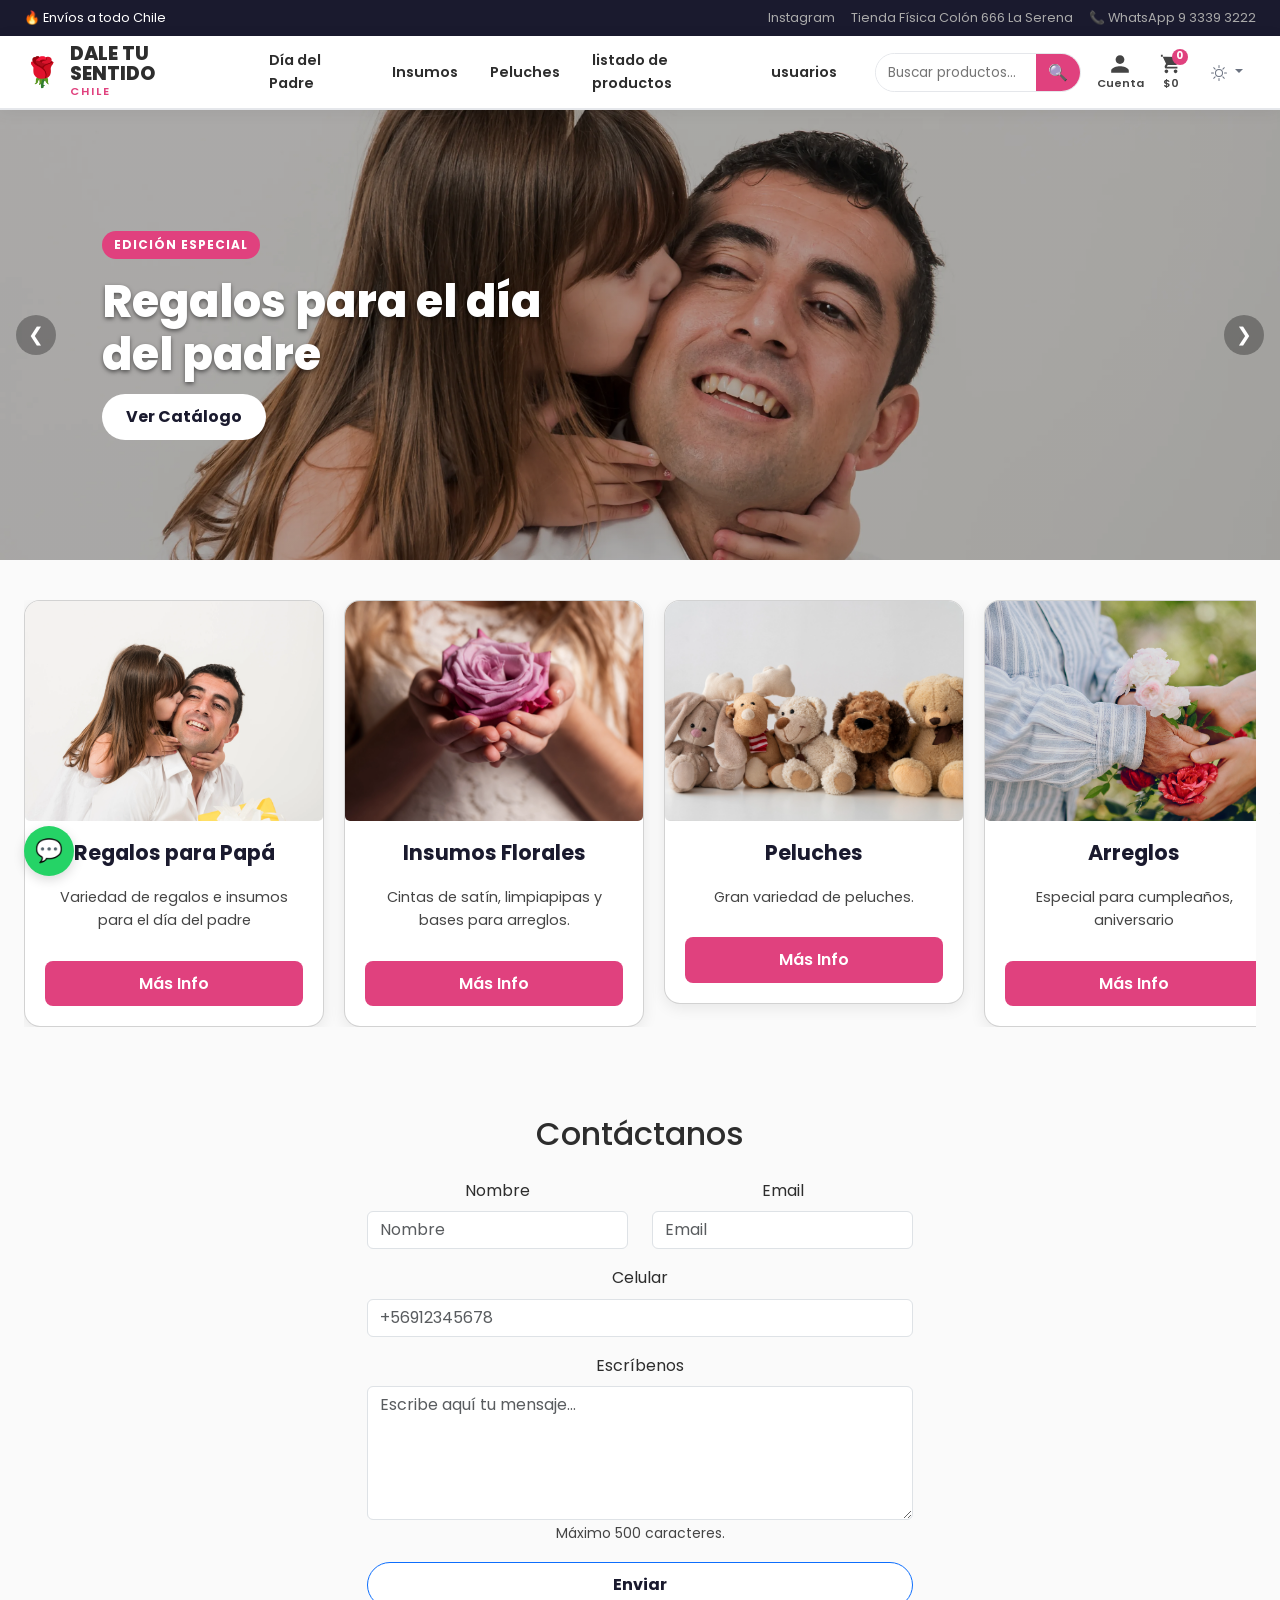
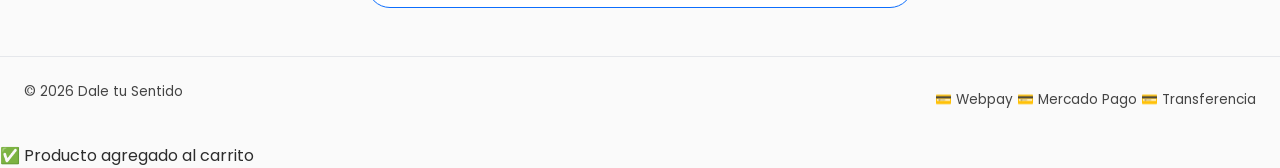
<file: index.html>
<!DOCTYPE html>
<html lang="es">

<head>
  <meta charset="UTF-8" />
  <meta name="viewport" content="width=device-width, initial-scale=1.0" />
  <title>Dale tu Sentido</title>
  <link rel="preconnect" href="https://fonts.googleapis.com" />
  <link rel="preconnect" href="https://fonts.gstatic.com" crossorigin />
  <link
    href="https://fonts.googleapis.com/css2?family=Syne:wght@700&family=Poppins:wght@400;600&display=swap"
    rel="stylesheet" />
  <link href="https://cdn.jsdelivr.net/npm/bootstrap@5.3.8/dist/css/bootstrap.min.css" rel="stylesheet"
    integrity="sha384-sRIl4kxILFvY47J16cr9ZwB07vP4J8+LH7qKQnuqkuIAvNWLzeN8tE5YBujZqJLB" crossorigin="anonymous">
  <link rel="stylesheet" href="assets/css/style.css" />
</head>

<body>

  <div class="topbar">
    <span>🔥 Envíos a todo Chile</span>
    <div class="topbar-links">
      <a href="https://www.instagram.com/dale_tusentido/" target="_blank">Instagram</a>
      <a href="https://maps.app.goo.gl/g35ZLYcRMmb5YBD86" target="_blank">Tienda Física Colón 666 La Serena</a>
      <a href="https://wa.me/56933393222" target="_blank">📞 WhatsApp 9 3339 3222</a>
    </div>
  </div>

  <header class="header">
    <div class="header-inner">
      <a href="#" class="logo">
        <span class="logo-icon">🌹</span>
        <div>
          <span class="logo-main">DALE TU SENTIDO</span>
          <span class="logo-sub">Chile</span>
        </div>
      </a>

      <nav class="main-nav">
        <div class="nav-item"><a href="catalogo-padre.html">Día del Padre</a></div>
        <div class="nav-item"><a href="/catalogo-insumos.html">Insumos</a></div>
        <div class="nav-item"><a href="#">Peluches</a></div>
        <div class="nav-item"><a href="listado.html">listado de productos</a></div>
        <div class="nav-item"><a href="usuarios.html">usuarios</a></div>
      </nav>

      <div class="header-actions">
        <div class="search-box">
          <input type="text" placeholder="Buscar productos..." />
          <button type="button">🔍</button>
        </div>

        <a href="#" class="icon-btn" title="Mi cuenta">
          <svg xmlns="http://www.w3.org/2000/svg" viewBox="0 0 24 24">
            <path
              d="M12 12c2.7 0 4.8-2.1 4.8-4.8S14.7 2.4 12 2.4 7.2 4.5 7.2 7.2 9.3 12 12 12zm0 2.4c-3.2 0-9.6 1.6-9.6 4.8v2.4h19.2v-2.4c0-3.2-6.4-4.8-9.6-4.8z" />
          </svg>
          <span>Cuenta</span>
        </a>

        <a href="#" class="icon-btn cart-btn" title="Carrito">
          <svg xmlns="http://www.w3.org/2000/svg" viewBox="0 0 24 24">
            <path
              d="M7 18c-1.1 0-2 .9-2 2s.9 2 2 2 2-.9 2-2-.9-2-2-2zm10 0c-1.1 0-2 .9-2 2s.9 2 2 2 2-.9 2-2-.9-2-2-2zM5.1 4H3V2H1v2h2l3.6 7.6L5.3 14c-.1.3-.2.6-.2.9C5.1 16.1 6 17 7.1 17H19v-2H7.4l1.1-2H17c.8 0 1.5-.4 1.9-1l3.4-6.2c.4-.7-.1-1.5-.9-1.5L5.9 4H5.1z" />
          </svg>
          <span>$0</span>
          <span class="cart-count">0</span>
        </a>


        <div class="dropdown">
          <button class="btn dropdown-toggle dark-mode" type="button" data-bs-toggle="dropdown" title="Dark Mode"
            aria-expanded="false">
            <svg xmlns="http://www.w3.org/2000/svg" width="16" height="16" fill="currentColor"
              class="bi bi-brightness-high" viewBox="0 0 16 16">
              <path
                d="M8 11a3 3 0 1 1 0-6 3 3 0 0 1 0 6m0 1a4 4 0 1 0 0-8 4 4 0 0 0 0 8M8 0a.5.5 0 0 1 .5.5v2a.5.5 0 0 1-1 0v-2A.5.5 0 0 1 8 0m0 13a.5.5 0 0 1 .5.5v2a.5.5 0 0 1-1 0v-2A.5.5 0 0 1 8 13m8-5a.5.5 0 0 1-.5.5h-2a.5.5 0 0 1 0-1h2a.5.5 0 0 1 .5.5M3 8a.5.5 0 0 1-.5.5h-2a.5.5 0 0 1 0-1h2A.5.5 0 0 1 3 8m10.657-5.657a.5.5 0 0 1 0 .707l-1.414 1.415a.5.5 0 1 1-.707-.708l1.414-1.414a.5.5 0 0 1 .707 0m-9.193 9.193a.5.5 0 0 1 0 .707L3.05 13.657a.5.5 0 0 1-.707-.707l1.414-1.414a.5.5 0 0 1 .707 0m9.193 2.121a.5.5 0 0 1-.707 0l-1.414-1.414a.5.5 0 0 1 .707-.707l1.414 1.414a.5.5 0 0 1 0 .707M4.464 4.465a.5.5 0 0 1-.707 0L2.343 3.05a.5.5 0 1 1 .707-.707l1.414 1.414a.5.5 0 0 1 0 .708" />
            </svg>
          </button>

          <ul class="dropdown-menu">
            <li><button id="btnLight" class="dropdown-item" type="button">Light</button></li>
            <li><button id="btnDark" class="dropdown-item" type="button">Dark</button></li>
          </ul>
        </div>




        <button class="hamburger" id="hamburger">☰</button>
      </div>
    </div>
  </header>

  <nav class="mobile-menu" id="mobileMenu">
    <a href="#">🌹 Arreglos y Ramos</a>
    <a href="#">🧸 Peluches</a>
    <a href="#">🎀 Insumos Florales</a>
    <a href="#">🍫 Chocolates</a>
    <a href="#">✨ Ofertas Especiales</a>
    <a href="#">📍 Tienda La Serena</a>
  </nav>

  <section class="hero">
    <div class="hero-slide active"
      style="background-image: linear-gradient(rgba(0,0,0,0.3), rgba(0,0,0,0.3)), url('assets/img/carousel-img-1.webp');">
      <div class="hero-content">
        <span class="hero-tag">Edición Especial</span>
        <h1>Regalos para el día del padre</h1>
        <div class="hero-btns">
          <a href="/catalogo-padre.html" class="btn-primary">Ver Catálogo</a>
        </div>
      </div>
    </div>

    <div class="hero-slide"
      style="background-image: linear-gradient(rgba(0,0,0,0.3), rgba(0,0,0,0.3)), url('assets/img/carousel-img-2.webp');">
      <div class="hero-content">
        <span class="hero-tag">Nuevos Productos</span>
        <h1>Insumos Premium</h1>
        <p>El complemento perfecto para tu emprendimiento.</p>
        <div class="hero-btns">
          <a href="#" class="btn-primary">Ver Catálogo</a>
        </div>
      </div>
    </div>

    <div class="hero-slide"
      style="background-image: linear-gradient(rgba(0,0,0,0.3), rgba(0,0,0,0.3)), url('assets/img/carousel-img-3.webp');">
      <div class="hero-content">
        <span class="hero-tag">Especial</span>
        <h1>Variedad de Peluches</h1>
        <p>Sorprende a quien más amas</p>
        <div class="hero-btns">
          <a href="#" class="btn-primary">Ver Catálogo</a>
        </div>
      </div>
    </div>

    <button id="heroPrev" class="hero-arrow left">❮</button>
    <button id="heroNext" class="hero-arrow right">❯</button>
  </section>

  <!--sección lider-->
  <section class="slider-wrapper">
    <button class="prev-btn" aria-label="Anterior">&#10094;</button>

    <div class="slider-container">
      <div class="slider-track">

        <div class="card">
          <div class="card-image">
            <img src="assets/img/carousel-img-1.webp" loading="lazy" alt="Regalos para Papá" class="card-img">
          </div>
          <div class="card-content">
            <h2 class="name">Regalos para Papá</h2>
            <p class="description">Variedad de regalos e insumos para el día del padre</p>
            <a href="catalogo-padre.html" class="button">Más Info</a>
          </div>
        </div>

        <div class="card">
          <div class="card-image">
            <img src="assets/img/carousel-img-2.webp" loading="lazy" alt="Insumos Premium" class="card-img">
          </div>
          <div class="card-content">
            <h2 class="name">Insumos Florales</h2>
            <p class="description">Cintas de satín, limpiapipas y bases para arreglos.</p>
            <a href="#" class="button">Más Info</a>
          </div>
        </div>


        <div class="card">
          <div class="card-image">
            <img src="assets/img/carousel-img-3.webp" loading="lazy" alt="Insumos Premium" class="card-img">
          </div>
          <div class="card-content">
            <h2 class="name">Peluches</h2>
            <p class="description">Gran variedad de peluches.</p>
            <a href="#" class="button">Más Info</a>
          </div>
        </div>


        <div class="card">
          <div class="card-image">
            <img src="assets/img/carousel-img-4.webp" loading="lazy" alt="Insumos Premium" class="card-img">
          </div>
          <div class="card-content">
            <h2 class="name">Arreglos</h2>
            <p class="description">Especial para cumpleaños, aniversario</p>
            <a href="#" class="button">Más Info</a>
          </div>
        </div>


      </div>
    </div>


    <button class="next-btn" aria-label="Siguiente">&#10095;</button>
  </section>

  <section id="contactanos" class="py-5">
    <div class="container">
      <h2 class="text-center mb-4">Contáctanos</h2>

      <div class="row justify-content-center">
        <div class="col-md-8 col-lg-6">

          <form id="formContacto">

            <div class="row">
              <div class="col-md-6 mb-3">
                <label for="inputNombre" class="form-label">Nombre</label>
                <input type="text" class="form-control" id="inputNombre" placeholder="Nombre">
                <div class="invalid-feedback">
                  El nombre es obligatorio.
                </div>
              </div>

              <div class="col-md-6 mb-3">
                <label for="inputEmail" class="form-label">Email</label>
                <input type="email" class="form-control" id="inputEmail" placeholder="Email">
                <div class="invalid-feedback">
                  Ingresa un email válido.
                </div>
              </div>
            </div>

            <div class="mb-3">
              <label for="inputCelular" class="form-label">Celular</label>
              <input type="tel" class="form-control" id="inputCelular" placeholder="+56912345678">
              <div class="invalid-feedback">
                Ingresa un celular válido.
              </div>
            </div>

            <div class="mb-3">
              <label for="inputEscribenos" class="form-label">Escríbenos</label>

              <textarea class="form-control" id="inputEscribenos" rows="5" maxlength="500"
                placeholder="Escribe aquí tu mensaje..."></textarea>

              <small class="text-muted">
                Máximo 500 caracteres.
              </small>

              <div class="invalid-feedback">
                Debes escribir al menos 10 caracteres.
              </div>
            </div>

            <button type="submit" class="btn btn-primary w-100">
              Enviar
            </button>

          </form>

        </div>
      </div>
    </div>
  </section>

  <div class="footer-bottom">
    <p>© 2026 Dale tu Sentido</p>
    <div>
      <span>💳 Webpay</span>
      <span>💳 Mercado Pago</span>
      <span>💳 Transferencia</span>
    </div>
  </div>

  <div class="cart-toast" id="cartToast">✅ Producto agregado al carrito</div>

  <a href="https://wa.me/56933393222?text=Hola!%20Me%20interesa%20consultar%20por%20sus%20productos%20de%20Dale%20tu%20Sentido"
    class="whatsapp-float" target="_blank">
    <span class="whatsapp-icon">💬</span>
  </a>
  <script src="assets/js/script.js"></script>
<script src="https://cdn.jsdelivr.net/npm/bootstrap@5.3.8/dist/js/bootstrap.bundle.min.js"
    integrity="sha384-FKyoEForCGlyvwx9Hj09JcYn3nv7wiPVlz7YYwJrWVcXK/BmnVDxM+D2scQbITxI"
    crossorigin="anonymous"></script>
  </script>
</body>

</html>
</file>
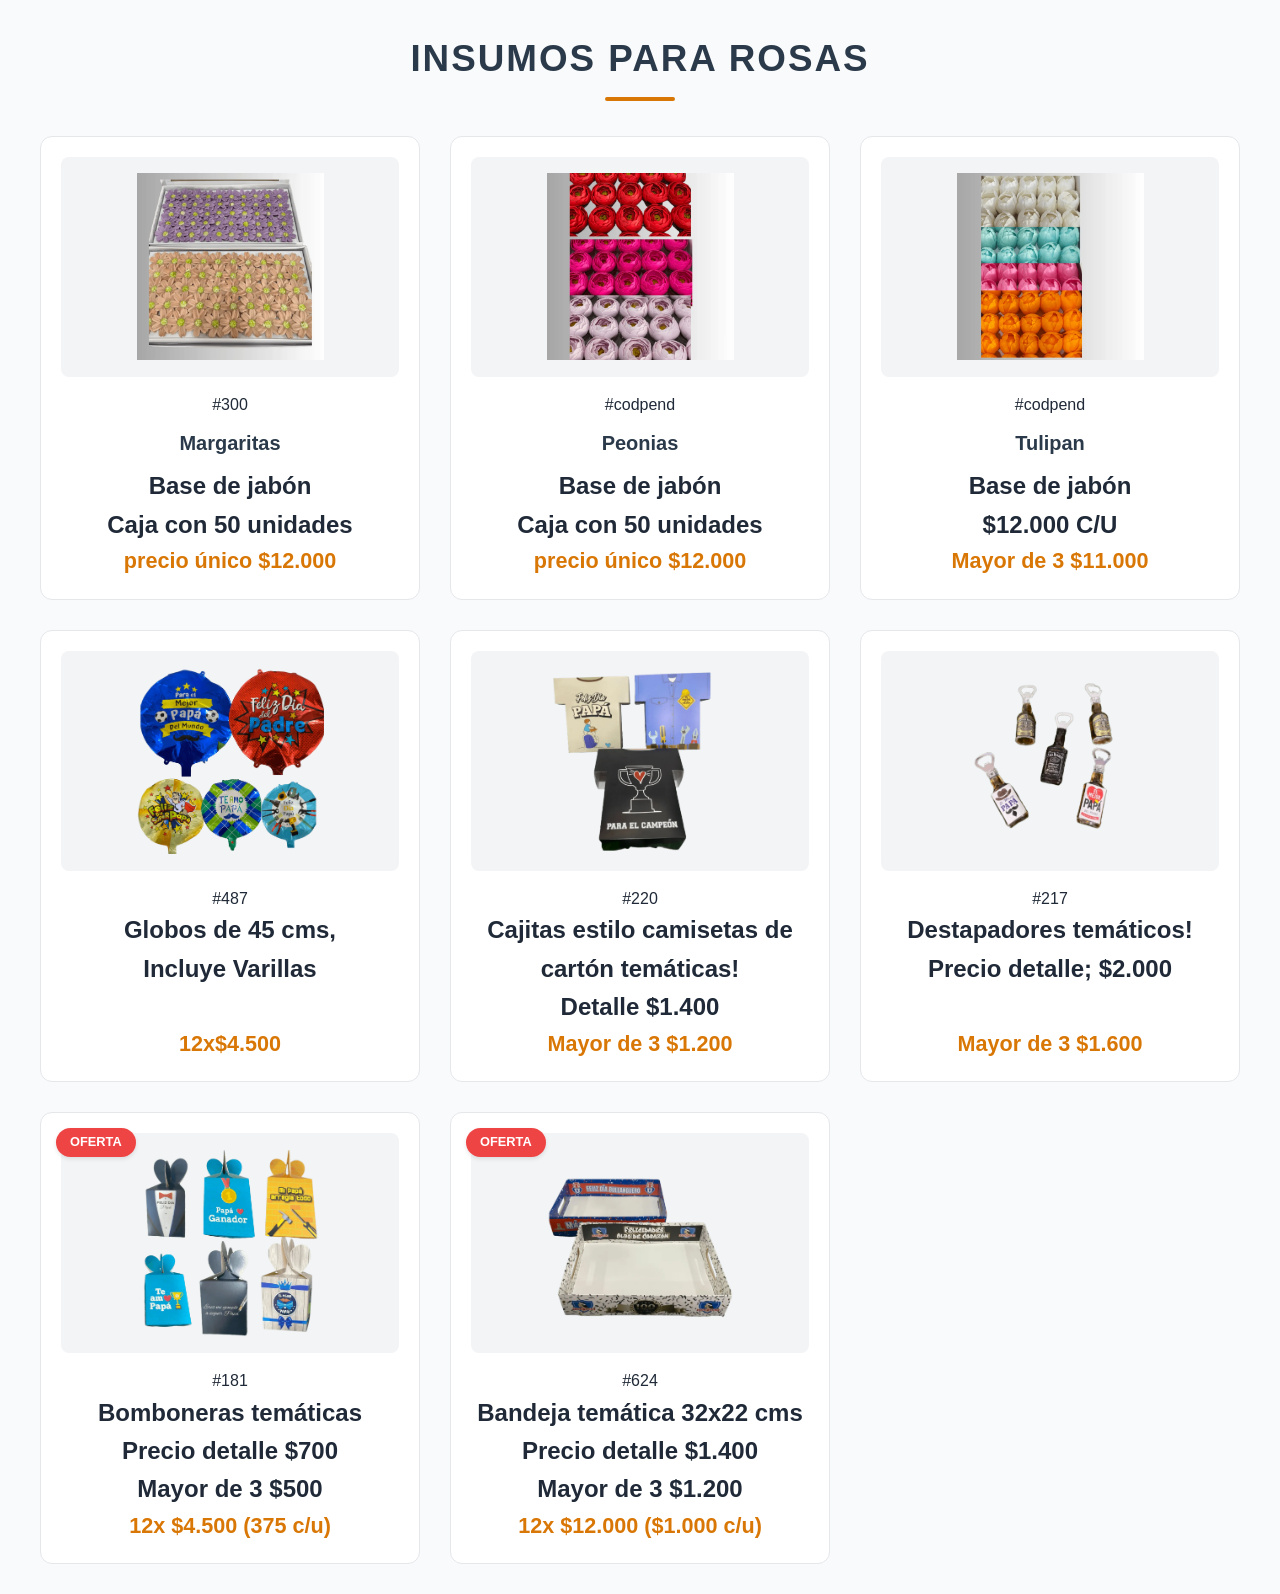
<file: catalogo-insumos.html>
<!DOCTYPE html>
<html lang="es">

<head>
  <meta charset="UTF-8">
  <meta name="viewport" content="width=device-width, initial-scale=1.0">
  <title>Catálogo - insumos</title>
  <style>
    /* --- VARIABLES DE DISEÑO (Fáciles de cambiar) --- */
    :root {
      --primary-color: #2b3a4a;
      /* Azul oscuro elegante */
      --accent-color: #d97706;
      /* Tono café/dorado para precios */
      --background-color: #f9fafb;
      /* Fondo gris muy claro */
      --card-background: #ffffff;
      /* Fondo blanco para los productos */
      --text-main: #1f2937;
      --border-color: #e5e7eb;
    }

    * {
      box-sizing: border-box;
      margin: 0;
      padding: 0;
    }

    body {
      font-family: 'Segoe UI', Tahoma, Geneva, Verdana, sans-serif;
      background-color: var(--background-color);
      color: var(--text-main);
      line-height: 1.6;
      padding: 30px 20px;
    }

    .container {
      max-width: 1200px;
      margin: 0 auto;
    }

    /* --- ENCABEZADO --- */
    .title-products {
      text-align: center;
      font-size: 2.3rem;
      color: var(--primary-color);
      margin-bottom: 35px;
      text-transform: uppercase;
      letter-spacing: 2px;
      position: relative;
      padding-bottom: 12px;
    }

    /* Línea decorativa debajo del título */
    .title-products::after {
      content: '';
      position: absolute;
      bottom: 0;
      left: 50%;
      transform: translateX(-50%);
      width: 70px;
      height: 4px;
      background-color: var(--accent-color);
      border-radius: 2px;
    }

    /* --- BARRA DE BÚSQUEDA Y FILTROS --- */
    .filter-row {
      background-color: var(--card-background);
      padding: 15px 20px;
      border-radius: 10px;
      box-shadow: 0 2px 8px rgba(0, 0, 0, 0.04);
      margin-bottom: 35px;
    }

    .filter-form {
      display: flex;
      gap: 15px;
      flex-wrap: wrap;
    }

    .search-input {
      flex: 1;
      min-width: 250px;
      padding: 12px 15px;
      border: 1px solid var(--border-color);
      border-radius: 6px;
      font-size: 1rem;
      outline: none;
      transition: border-color 0.3s;
    }

    .search-input:focus {
      border-color: var(--primary-color);
    }

    .sort-select {
      padding: 12px 15px;
      border: 1px solid var(--border-color);
      border-radius: 6px;
      background-color: white;
      font-size: 1rem;
      outline: none;
      cursor: pointer;
    }

    /* --- CUADRÍCULA DE PRODUCTOS (CSS Grid) --- */
    .products-grid {
      display: grid;
      grid-template-columns: repeat(auto-fill, minmax(280px, 1fr));
      gap: 30px;
    }

    /* --- TARJETA DE PRODUCTO --- */
    .products-box {
      background-color: var(--card-background);
      border-radius: 12px;
      overflow: hidden;
      text-decoration: none;
      color: inherit;
      position: relative;
      border: 1px solid var(--border-color);
      transition: transform 0.3s, box-shadow 0.3s;
      display: flex;
      flex-direction: column;
      padding: 20px;
      text-align: center;
    }

    /* Efecto al pasar el mouse */
    .products-box:hover {
      transform: translateY(-5px);
      box-shadow: 0 12px 20px rgba(0, 0, 0, 0.08);
    }

    /* Contenedor de la Imagen para que todas midan lo mismo */
    .product-image-wrapper {
      width: 100%;
      height: 220px;
      display: flex;
      align-items: center;
      justify-content: center;
      margin-bottom: 15px;
      background-color: #f3f4f6;
      border-radius: 8px;
      overflow: hidden;
    }

    .products-box img {
      max-width: 85%;
      max-height: 85%;
      object-fit: contain;
      transition: transform 0.3s;
    }

    .products-box:hover img {
      transform: scale(1.04);
    }

    /* ETIQUETA DE OFERTA */
    .offer {
      position: absolute;
      top: 15px;
      left: 15px;
      background-color: #ef4444;
      /* Rojo llamativo */
      color: white;
      padding: 4px 14px;
      font-size: 0.8rem;
      font-weight: bold;
      border-radius: 20px;
      text-transform: uppercase;
      box-shadow: 0 2px 4px rgba(0, 0, 0, 0.1);
      z-index: 2;
    }

    /* Clase para ocultar la oferta si el producto no la tiene */
    .offer.hidden {
      display: none;
    }

    /* TEXTOS */
    .products-box h3 {
      font-size: 1.25rem;
      color: var(--primary-color);
      margin: 10px 0 8px 0;
      font-weight: 600;
    }

    .Precio {
      font-size: 1.35rem;
      color: var(--accent-color);
      font-weight: 700;
      margin-top: auto;
      /* Empuja el precio siempre al fondo de la tarjeta */
    }

    /* --- RESPONSIVO PARA CELULARES --- */
    @media (max-width: 600px) {
      .filter-form {
        flex-direction: column;
      }

      .title-products {
        font-size: 1.8rem;
      }

      body {
        padding: 15px 10px;
      }
    }
  </style>
</head>

<body>

  <div class="container">

    <h1 class="title-products">Insumos para rosas</h1>
    <!--
        <div class="filter-row">
            <form class="filter-form">
                <input class="search-input" type="search" name="search" placeholder="Buscar productos..." />
                <select class="sort-select" name="sort">
                    <option value="low">Precio más bajo</option>
                    <option value="high">Precio más alto</option>
                </select>
            </form>
        </div>
-->
    <div class="products-grid">

      <a href="#" class="products-box">
        <div class="offer hidden">Oferta</div>
        <div class="product-image-wrapper">
          <img alt="Guacalito Premium arreglos" loading="lazy" src="assets/img/300.webp" />
        </div>
        <h>#300</h>
        <h3>Margaritas</h3>
        <h2>Base de jabón </h2>
        <h2>Caja con 50 unidades</h2>
         <strong class="Precio">precio único $12.000</strong>
      </a>

      <a href="#" class="products-box">
        <div class="offer hidden">Oferta</div>
        <div class="product-image-wrapper">
          <img alt="Huacalito Personalizado con tazas" loading="lazy" src="assets/img/peonias.webp" />
        </div>
        <h>#codpend</h>
        <h3>Peonias</h3>
        <h2>Base de jabón</h2>
        <h2>Caja con 50 unidades</h2>
        <strong class="Precio">precio único $12.000</strong>
      </a>

      <a href="#" class="products-box">
        <div class="offer hidden">Oferta</div>
        <div class="product-image-wrapper">
          <img alt="Huacalito Personalizado con tazas" loading="lazy" src="assets/img/tulipan.webp" />
        </div>
        <h>#codpend</h>
        <h3>Tulipan</h3>
        <h2>Base de jabón</h2>
        <h2> $12.000 C/U</h2>
        <strong class="Precio">Mayor de 3 $11.000</strong>
      </a>

    
      <a href="#" class="products-box">
        <div class="offer hidden">Oferta</div>
        <div class="product-image-wrapper">
          <img alt="Huacalito Personalizado con tazas" loading="lazy" src="assets/img/487.webp" />
        </div>
        <h> #487</h>
        <h2>Globos de 45 cms,</h2>
        <h2>Incluye Varillas</h2>
        <strong class="Precio">12x$4.500</strong>
      </a>

        <a href="#" class="products-box">
        <div class="offer hidden">Oferta</div>
        <div class="product-image-wrapper">
          <img alt="Huacalito Personalizado con tazas" loading="lazy" src="assets/img/220.webp" />
        </div>
        <h> #220</h>
        <h2>Cajitas estilo camisetas de cartón temáticas!</h2>
        <h2>Detalle $1.400</h2>
        <strong class="Precio">Mayor de 3 $1.200</strong>
      </a>

        <a href="#" class="products-box">
        <div class="offer hidden">Oferta</div>
        <div class="product-image-wrapper">
          <img alt="Huacalito Personalizado con tazas" loading="lazy" src="assets/img/217.webp" />
        </div>
        <h> #217</h>
        <h2>Destapadores temáticos!</h2>
        <h2>Precio detalle; $2.000</h2>
        <strong class="Precio">Mayor de 3 $1.600</strong>
      </a>


         <a href="#" class="products-box">
        <div class="offer ">Oferta</div>
        <div class="product-image-wrapper">
          <img alt="Huacalito Personalizado con tazas" loading="lazy" src="assets/img/181.webp" />
        </div>
        <h> #181</h>
        <h2>Bomboneras temáticas</h2>
        <h2>Precio detalle $700 <br>Mayor de 3 $500</h2>
        <strong class="Precio">12x $4.500 (375 c/u)</strong>
      </a>

           <a href="#" class="products-box">
        <div class="offer ">Oferta</div>
        <div class="product-image-wrapper">
          <img alt="Huacalito Personalizado con tazas" loading="lazy" src="assets/img/624.webp" />
        </div>
        <h> #624</h>
        <h2>Bandeja temática 32x22 cms</h2>
        <h2>Precio detalle $1.400 <br>Mayor de 3 $1.200</h2>
        <strong class="Precio">12x $12.000  ($1.000 c/u)</strong>
      </a>



    </div>
  </div>

</body>

</html>
</file>
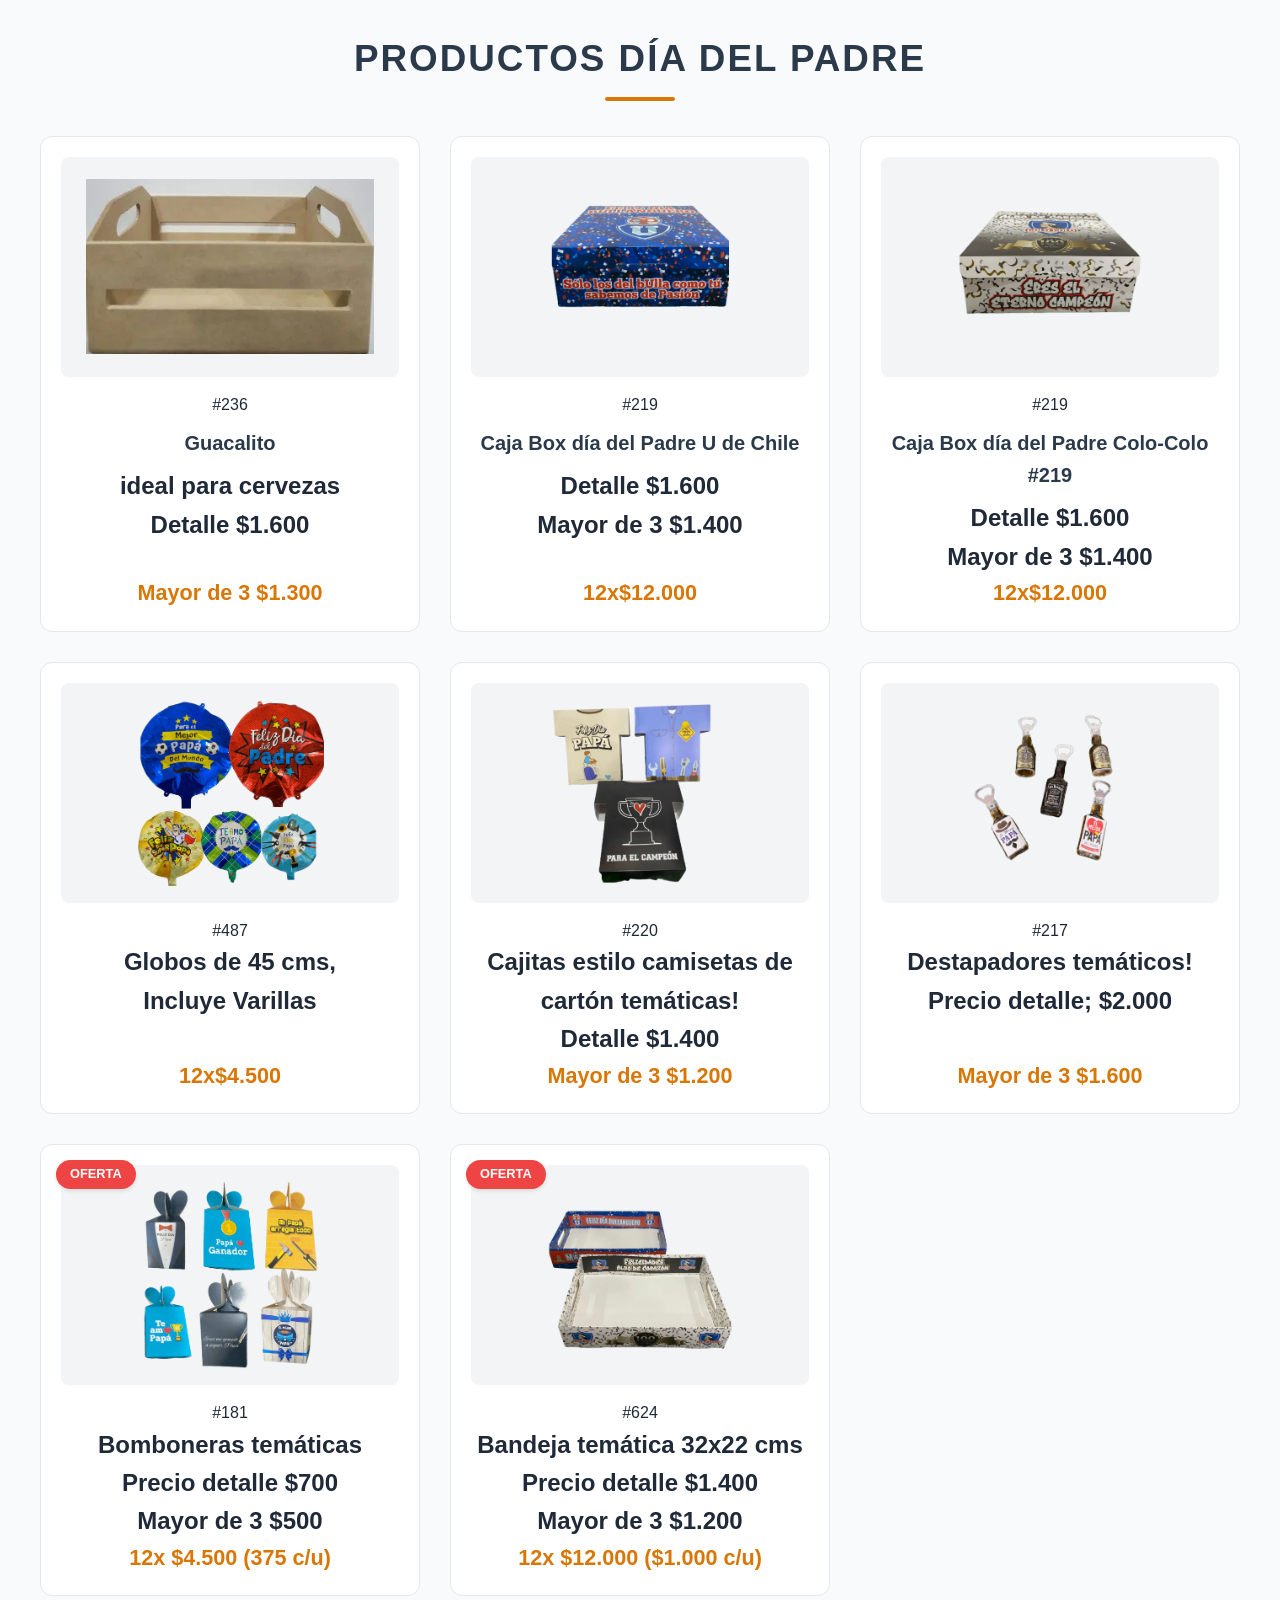
<file: catalogo-padre.html>
<!DOCTYPE html>
<html lang="es">

<head>
  <meta charset="UTF-8">
  <meta name="viewport" content="width=device-width, initial-scale=1.0">
  <title>Catálogo - Día del Padre</title>
  <style>
    /* --- VARIABLES DE DISEÑO (Fáciles de cambiar) --- */
    :root {
      --primary-color: #2b3a4a;
      /* Azul oscuro elegante */
      --accent-color: #d97706;
      /* Tono café/dorado para precios */
      --background-color: #f9fafb;
      /* Fondo gris muy claro */
      --card-background: #ffffff;
      /* Fondo blanco para los productos */
      --text-main: #1f2937;
      --border-color: #e5e7eb;
    }

    * {
      box-sizing: border-box;
      margin: 0;
      padding: 0;
    }

    body {
      font-family: 'Segoe UI', Tahoma, Geneva, Verdana, sans-serif;
      background-color: var(--background-color);
      color: var(--text-main);
      line-height: 1.6;
      padding: 30px 20px;
    }

    .container {
      max-width: 1200px;
      margin: 0 auto;
    }

    /* --- ENCABEZADO --- */
    .title-products {
      text-align: center;
      font-size: 2.3rem;
      color: var(--primary-color);
      margin-bottom: 35px;
      text-transform: uppercase;
      letter-spacing: 2px;
      position: relative;
      padding-bottom: 12px;
    }

    /* Línea decorativa debajo del título */
    .title-products::after {
      content: '';
      position: absolute;
      bottom: 0;
      left: 50%;
      transform: translateX(-50%);
      width: 70px;
      height: 4px;
      background-color: var(--accent-color);
      border-radius: 2px;
    }

    /* --- BARRA DE BÚSQUEDA Y FILTROS --- */
    .filter-row {
      background-color: var(--card-background);
      padding: 15px 20px;
      border-radius: 10px;
      box-shadow: 0 2px 8px rgba(0, 0, 0, 0.04);
      margin-bottom: 35px;
    }

    .filter-form {
      display: flex;
      gap: 15px;
      flex-wrap: wrap;
    }

    .search-input {
      flex: 1;
      min-width: 250px;
      padding: 12px 15px;
      border: 1px solid var(--border-color);
      border-radius: 6px;
      font-size: 1rem;
      outline: none;
      transition: border-color 0.3s;
    }

    .search-input:focus {
      border-color: var(--primary-color);
    }

    .sort-select {
      padding: 12px 15px;
      border: 1px solid var(--border-color);
      border-radius: 6px;
      background-color: white;
      font-size: 1rem;
      outline: none;
      cursor: pointer;
    }

    /* --- CUADRÍCULA DE PRODUCTOS (CSS Grid) --- */
    .products-grid {
      display: grid;
      grid-template-columns: repeat(auto-fill, minmax(280px, 1fr));
      gap: 30px;
    }

    /* --- TARJETA DE PRODUCTO --- */
    .products-box {
      background-color: var(--card-background);
      border-radius: 12px;
      overflow: hidden;
      text-decoration: none;
      color: inherit;
      position: relative;
      border: 1px solid var(--border-color);
      transition: transform 0.3s, box-shadow 0.3s;
      display: flex;
      flex-direction: column;
      padding: 20px;
      text-align: center;
    }

    /* Efecto al pasar el mouse */
    .products-box:hover {
      transform: translateY(-5px);
      box-shadow: 0 12px 20px rgba(0, 0, 0, 0.08);
    }

    /* Contenedor de la Imagen para que todas midan lo mismo */
    .product-image-wrapper {
      width: 100%;
      height: 220px;
      display: flex;
      align-items: center;
      justify-content: center;
      margin-bottom: 15px;
      background-color: #f3f4f6;
      border-radius: 8px;
      overflow: hidden;
    }

    .products-box img {
      max-width: 85%;
      max-height: 85%;
      object-fit: contain;
      transition: transform 0.3s;
    }

    .products-box:hover img {
      transform: scale(1.04);
    }

    /* ETIQUETA DE OFERTA */
    .offer {
      position: absolute;
      top: 15px;
      left: 15px;
      background-color: #ef4444;
      /* Rojo llamativo */
      color: white;
      padding: 4px 14px;
      font-size: 0.8rem;
      font-weight: bold;
      border-radius: 20px;
      text-transform: uppercase;
      box-shadow: 0 2px 4px rgba(0, 0, 0, 0.1);
      z-index: 2;
    }

    /* Clase para ocultar la oferta si el producto no la tiene */
    .offer.hidden {
      display: none;
    }

    /* TEXTOS */
    .products-box h3 {
      font-size: 1.25rem;
      color: var(--primary-color);
      margin: 10px 0 8px 0;
      font-weight: 600;
    }

    .Precio {
      font-size: 1.35rem;
      color: var(--accent-color);
      font-weight: 700;
      margin-top: auto;
      /* Empuja el precio siempre al fondo de la tarjeta */
    }

    /* --- RESPONSIVO PARA CELULARES --- */
    @media (max-width: 600px) {
      .filter-form {
        flex-direction: column;
      }

      .title-products {
        font-size: 1.8rem;
      }

      body {
        padding: 15px 10px;
      }
    }
  </style>
</head>

<body>

  <div class="container">

    <h1 class="title-products">PRODUCTOS DÍA DEL PADRE</h1>
    <!--
        <div class="filter-row">
            <form class="filter-form">
                <input class="search-input" type="search" name="search" placeholder="Buscar productos..." />
                <select class="sort-select" name="sort">
                    <option value="low">Precio más bajo</option>
                    <option value="high">Precio más alto</option>
                </select>
            </form>
        </div>
-->
    <div class="products-grid">

      <a href="#" class="products-box">
        <div class="offer hidden">Oferta</div>
        <div class="product-image-wrapper">
          <img alt="Guacalito Premium arreglos" loading="lazy"   src="assets/img/236.webp" />
        </div>
        <h>#236</h>
        <h3>Guacalito</h3>
        <h2>ideal para cervezas</h2>
        <h2>Detalle $1.600</h2>
         <strong class="Precio">Mayor de 3 $1.300</strong>
      </a>

      <a href="#" class="products-box">
        <div class="offer hidden">Oferta</div>
        <div class="product-image-wrapper">
          <img alt="Huacalito Personalizado con tazas" loading="lazy" src="assets/img/219.webp" />
        </div>
        <h>#219</h>
        <h3>Caja Box día del Padre U de Chile</h3>
        <h2>Detalle $1.600</h2>
        <h2>Mayor de 3 $1.400</h2>
        <strong class="Precio">12x$12.000</strong>
      </a>

      <a href="#" class="products-box">
        <div class="offer hidden">Oferta</div>
        <div class="product-image-wrapper">
          <img alt="Huacalito Personalizado con tazas" loading="lazy" src="assets/img/219b.webp" />
        </div>
        <h>#219</h>
        <h3>Caja Box día del Padre Colo-Colo #219</h3>
        <h2>Detalle $1.600</h2>
        <h2>Mayor de 3 $1.400</h2>
        <strong class="Precio">12x$12.000</strong>
      </a>

    
      <a href="#" class="products-box">
        <div class="offer hidden">Oferta</div>
        <div class="product-image-wrapper">
          <img alt="Huacalito Personalizado con tazas" loading="lazy" src="assets/img/487.webp" />
        </div>
        <h> #487</h>
        <h2>Globos de 45 cms,</h2>
        <h2>Incluye Varillas</h2>
        <strong class="Precio">12x$4.500</strong>
      </a>

        <a href="#" class="products-box">
        <div class="offer hidden">Oferta</div>
        <div class="product-image-wrapper">
          <img alt="Huacalito Personalizado con tazas" loading="lazy" src="assets/img/220.webp" />
        </div>
        <h> #220</h>
        <h2>Cajitas estilo camisetas de cartón temáticas!</h2>
        <h2>Detalle $1.400</h2>
        <strong class="Precio">Mayor de 3 $1.200</strong>
      </a>

        <a href="#" class="products-box">
        <div class="offer hidden">Oferta</div>
        <div class="product-image-wrapper">
          <img alt="Huacalito Personalizado con tazas" loading="lazy" src="assets/img/217.webp" />
        </div>
        <h> #217</h>
        <h2>Destapadores temáticos!</h2>
        <h2>Precio detalle; $2.000</h2>
        <strong class="Precio">Mayor de 3 $1.600</strong>
      </a>


         <a href="#" class="products-box">
        <div class="offer ">Oferta</div>
        <div class="product-image-wrapper">
          <img alt="Huacalito Personalizado con tazas" loading="lazy" src="assets/img/181.webp" />
        </div>
        <h> #181</h>
        <h2>Bomboneras temáticas</h2>
        <h2>Precio detalle $700 <br>Mayor de 3 $500</h2>
        <strong class="Precio">12x $4.500 (375 c/u)</strong>
      </a>

           <a href="#" class="products-box">
        <div class="offer ">Oferta</div>
        <div class="product-image-wrapper">
          <img alt="Huacalito Personalizado con tazas" loading="lazy" src="assets/img/624.webp" />
        </div>
        <h> #624</h>
        <h2>Bandeja temática 32x22 cms</h2>
        <h2>Precio detalle $1.400 <br>Mayor de 3 $1.200</h2>
        <strong class="Precio">12x $12.000  ($1.000 c/u)</strong>
      </a>



    </div>
  </div>

</body>

</html>
</file>
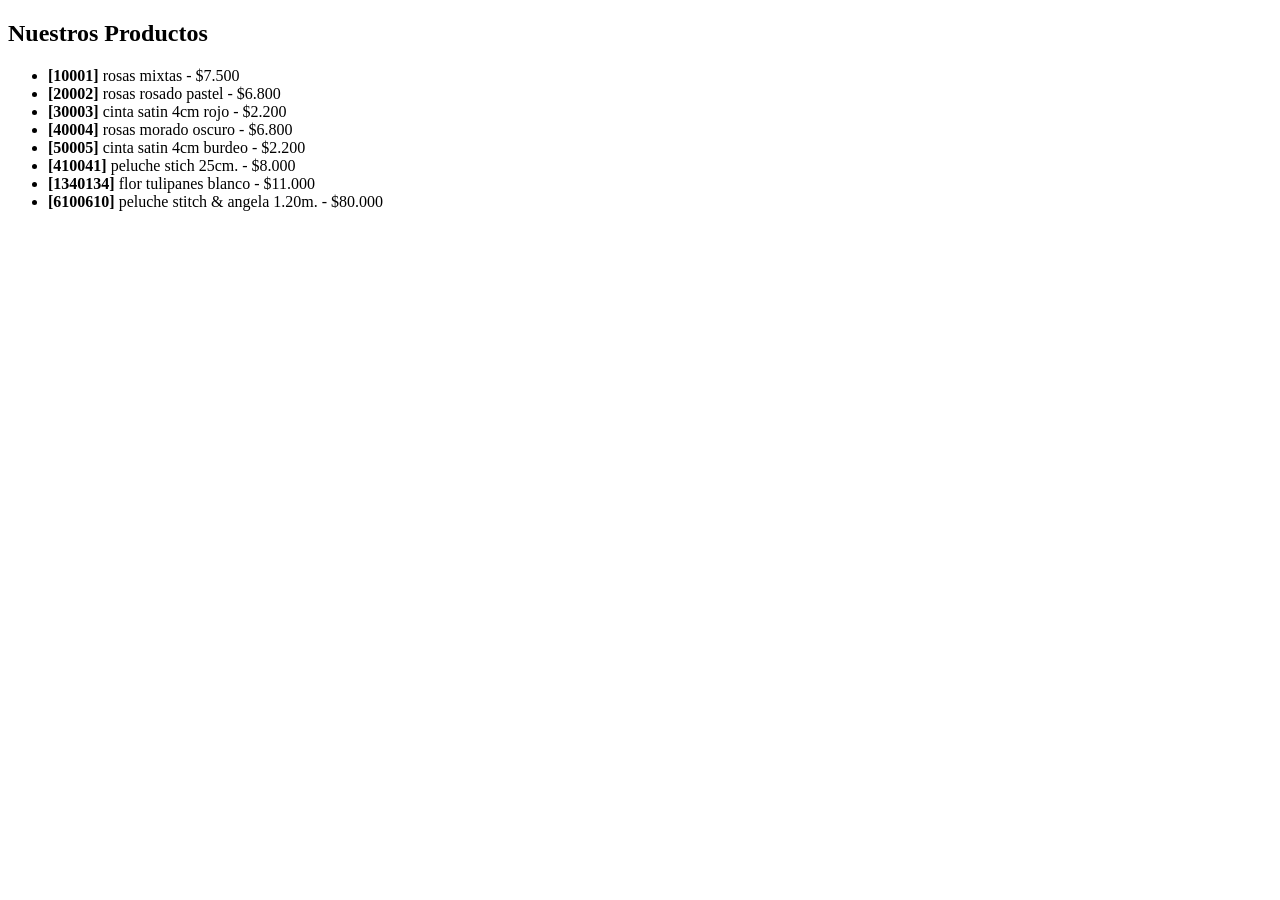
<file: listado.html>
<!DOCTYPE html>
<html lang="es">
<head>
    <meta charset="UTF-8">
    <meta name="viewport" content="width=device-width, initial-scale=1.0">
    <title>Listado de Productos</title>
    </head>
<body>

    <div class="container my-5">
        <h2>Nuestros Productos</h2>
        
        <ul id="posts">
            </ul>
    </div>

    <script src="assets/index.js"></script>
</body>
</html>
</file>
<file: assets/css/style.css>
/* ============================================================
   Dale tu Sentido – CSS Limpio y Responsivo de Verdad
   ============================================================ */

/* ---- RESET & VARIABLES ---- */
*, *::before, *::after { box-sizing: border-box; margin: 0; padding: 0; }

:root {
  --primary: #e0417e;        /* Color rosa/fucsia de marca floral */
  --primary-dark: #c23068;
  --primary-light: #fff4e5;
  --dark: #1a1a2e;
  --text: #2d2d2d;
  --text-muted: #6b7280;
  --bg: #fafafa;
  --white: #ffffff;
  --border: #e5e7eb;
  --radius: 16px;
  --radius-sm: 8px;
  --shadow: 0 4px 15px rgba(0,0,0,0.08);
  --font-body: 'Poppins', sans-serif;
  --darck-mode: rgb(26,26,46);
  --hero-light: #eee;
  --text-muted: #6b7280;
}

html { scroll-behavior: smooth; }
body {
  font-family: var(--font-body);
  background: var(--bg);
  color: var(--text);
  line-height: 1.6;
  overflow-x: hidden;
}
a { text-decoration: none; color: inherit; }
img { max-width: 100%; height: auto; display: block; }

/* ---- TOPBAR ---- */
.topbar {
  background: var(--dark);
  color: #fff;
  font-size: 0.8rem;
  padding: 8px 24px;
  display: flex;
  justify-content: space-between;
  align-items: center;
  gap: 12px;
}
.topbar-links { display: flex; gap: 16px; }
.topbar-links a { color: #aaa; transition: color .2s; }
.topbar-links a:hover { color: var(--primary); }

/* ---- HEADER ---- */
.header {
  background: var(--white);
  border-bottom: 2px solid var(--border);
  position: sticky;
  top: 0;
  z-index: 100;
  box-shadow: 0 2px 16px rgba(0,0,0,0.06);
}
.header-inner {
  max-width: 1300px;
  margin: 0 auto;
  padding: 0 24px;
  height: 72px;
  display: flex;
  align-items: center;
  justify-content: space-between;
  gap: 24px;
}
.logo { display: flex; align-items: center; gap: 10px; }
.logo-icon { font-size: 1.8rem; }
.logo-main {
  display: block;
  font-weight: 800;
  font-size: 1.2rem;
  line-height: 1;
  color: var(--text);
}
.logo-sub {
  display: block;
  font-size: 0.7rem;
  font-weight: 600;
  color: var(--primary);
  letter-spacing: 2px;
  text-transform: uppercase;
}

/* MENÚ DESKTOP */
.main-nav { display: flex; align-items: center; gap: 4px; }
.nav-item > a {
  display: block;
  padding: 8px 14px;
  font-size: 0.9rem;
  font-weight: 600;
  border-radius: var(--radius-sm);
  transition: all .2s;
}
.nav-item > a:hover { background: var(--primary-light); color: var(--primary); }

/* ACCIONES */
.header-actions { display: flex; align-items: center; gap: 16px; }
.search-box {
  display: flex;
  border: 1.5px solid var(--border);
  border-radius: 40px;
  overflow: hidden;
}
.search-box input {
  border: none; outline: none; padding: 6px 12px; font-size: 0.85rem; width: 160px;
}
.search-box button {
  background: var(--primary); border: none; padding: 6px 12px; cursor: pointer;
}
.icon-btn {
  display: flex; flex-direction: column; align-items: center; font-size: 0.7rem; font-weight: 600; color: var(--text-muted); position: relative;
}
.icon-btn svg { width: 22px; height: 22px; fill: currentColor; }
.cart-btn { display: flex; }
.cart-count {
  position: absolute; top: -4px; right: -6px; background: var(--primary); color: white; border-radius: 50%; width: 16px; height: 16px; font-size: 0.65rem; font-weight: 700; display: flex; align-items: center; justify-content: center;
}
.hamburger { display: none; background: none; border: none; font-size: 1.5rem; cursor: pointer; }

/* MENÚ MÓVIL */
.mobile-menu {
  display: none; flex-direction: column; background: var(--white); border-top: 1px solid var(--border); padding: 12px 24px;
}
.mobile-menu a { padding: 10px 0; font-size: 0.95rem; font-weight: 600; border-bottom: 1px solid var(--border); }
.mobile-menu.active { display: flex !important; }

/* ---- HERO SLIDER ---- */
.hero { position: relative; overflow: hidden; min-height: 450px; background-color: var(--hero-light); }
.hero-slide {
  display: none; align-items: center; padding: 48px 8vw; min-height: 450px;
  background-size: cover; background-position: center;
  animation: fadeSlide .5s ease;
}
.hero-slide.active { display: flex; }
@keyframes fadeSlide {
  from { opacity: 0; transform: translateX(20px); }
  to { opacity: 1; transform: translateX(0); }
}
.hero-content { max-width: 500px; color: white; }
.hero-tag {
  display: inline-block; background: var(--primary); color: white; font-size: 0.75rem; font-weight: 700; letter-spacing: 1px; text-transform: uppercase; padding: 4px 12px; border-radius: 40px; margin-bottom: 16px;
}
.hero-content h1 { font-size: clamp(1.8rem, 4vw, 2.8rem); font-weight: 800; line-height: 1.2; margin-bottom: 12px; text-shadow: 0 2px 4px rgba(0,0,0,0.5); }
.hero-content p { font-size: 1rem; margin-bottom: 20px; text-shadow: 0 1px 3px rgba(0,0,0,0.5); }
.btn-primary {
  background: white; color: var(--dark); font-weight: 700; padding: 10px 24px; border-radius: 40px; transition: all .2s; display: inline-block;
}
.btn-primary:hover { transform: translateY(-2px); box-shadow: 0 4px 12px rgba(0,0,0,0.3); }

.hero-arrow {
  position: absolute; top: 50%; transform: translateY(-50%); background: rgba(0,0,0,0.3); border: none; color: white; width: 40px; height: 40px; border-radius: 50%; cursor: pointer; z-index: 10; font-size: 1.2rem;
}
.hero-arrow:hover { background: var(--primary); }
.hero-arrow.left { left: 16px; }
.hero-arrow.right { right: 16px; }

/* ---- SECCIÓN NUEVAS TARJETAS RESPONSIVAS ---- */
.slider-wrapper {
  display: flex;
  flex-wrap: wrap;
  gap: 24px;
  padding: 40px 24px;
  max-width: 1300px;
  margin: 0 auto;
  justify-content: center;
  position: relative;
  align-items: center;
}
.slide-container {
  flex: 0 0 100%;
  max-width: 320px;
}
.card {
  background: var(--white);
  border-radius: var(--radius);
  box-shadow: var(--shadow);
  overflow: hidden;
  display: flex;
  flex-direction: column;
  height: 100%;
  transition: transform 0.3s;
  min-width: 300px
}
.card:hover { transform: translateY(-5px); }
.card-img {
  width: 100%;
  height: 220px;
  object-fit: cover;
}
.card-content {
  padding: 20px;
  text-align: center;
  display: flex;
  flex-direction: column;
  gap: 12px;
  flex-grow: 1;
}
.name { font-size: 1.3rem; font-weight: 700; color: var(--dark); }
.description { font-size: 0.9rem; color: var(--text-muted); }
.button {
  background-color: var(--primary);
  color: white;
  padding: 10px 20px;
  border-radius: var(--radius-sm);
  font-weight: 600;
  margin-top: auto;
  transition: background 0.3s;
  text-align: center;
}
.button:hover { background-color: var(--primary-dark); }

/* ---- FOOTER ---- */
.footer-bottom {
  border-top: 1px solid var(--border);
  padding: 24px;
  display: flex;
  justify-content: space-between;
  align-items: center;
  flex-wrap: wrap;
  gap: 16px;
  max-width: 1300px;
  margin: 0 auto;
  font-size: 0.85rem;
  color: var(--text-muted);
}
.footer-bottom .payments { display: flex; gap: 12px; }

/* ---- WHATSAPP FLOAT ---- */
.whatsapp-float {
  position: fixed; bottom: 24px; left: 24px; background: #25d366; color: white; width: 50px; height: 50px; border-radius: 50%; font-size: 1.4rem; display: flex; align-items: center; justify-content: center; box-shadow: 0 4px 12px rgba(0,0,0,0.15); z-index: 999; transition: transform .2s;
}
.whatsapp-float:hover { transform: scale(1.1); }

/* ============================================================
   RESPONSIVE MEDIA QUERIES
   ============================================================ */

/* En Tablets (Muestra 2 tarjetas por fila) */
@media (min-width: 600px) {
  .slide-container { flex: 0 0 calc(50% - 12px); }
}

/* En Desktops (Muestra 3 tarjetas por fila) */
@media (min-width: 950px) {
  .slide-container { flex: 0 0 calc(33.333% - 16px); }
}

/* Cambios globales para pantallas móviles */
@media (max-width: 850px) {
  .main-nav, .search-box, .header-actions .icon-btn:not(.cart-btn) { display: none !important; }
  .hamburger { display: block; }
  .topbar { flex-direction: column; text-align: center; padding: 8px; }
  .topbar-links { justify-content: center; font-size: 0.75rem; }
}

/* Caso crítico: Celulares muy pequeños (iPhone SE / 320px) */
@media (max-width: 360px) {
  .logo-main { font-size: 0.95rem; }
  .logo-icon { font-size: 1.4rem; }
  .header-inner { padding: 0 12px; }
  .hero-content h1 { font-size: 1.5rem; }
  .footer-bottom { flex-direction: column; text-align: center; }
}


/* ============================================================
   slide tarjetas
   ============================================================ */


.slider-container {
  overflow: hidden; /* Oculta las tarjetas que quedan fuera de vista */
  width: 100%;
}

.slider-track {
  display: flex;
  gap: 20px; /* Espacio entre tarjetas */
  transition: transform 0.4s ease-in-out; /* Hace el movimiento suave */
}

/* Estilos para los botones */
.prev-btn, .next-btn {
  position: absolute;
  top: 50%;
  transform: translateY(-50%);
  background-color: rgba(0, 0, 0, 0.5);
  color: white;
  border: none;
  font-size: 24px;
  padding: 10px 15px;
  cursor: pointer;
  border-radius: 50%;
  z-index: 10;
  transition: background 0.3s;
}

.prev-btn:hover, .next-btn:hover {
  background-color: rgba(0, 0, 0, 0.8);
}

.prev-btn { left: -50px; } /* Saca el botón un poco a la izquierda */
.next-btn { right: -50px; } /* Saca el botón un poco a la derecha */
#contactanos{
   text-align: center;
}

.dark-mode {
  background-color: var(--white); 
  color: rgb(107, 114,128);         
  border: 1px solid var(--white); 
}
.dark-mode:active,
.dark-mode.show,
.dark-mode:hover {
  background-color: var(--white); 
  color: rgb(107, 114,128) !important;     
   border: 1px solid var(--white)!important;   
}
.dropdown-menu {
  width: 100%;
  min-width: unset;
}
.dropdown-item {
  width: 100%;
  text-align: center !important;
  padding-left: 0 !important;
  padding-right: 0 !important;
}

.dropdown-item:hover {
  background-color: rgb(255, 244, 229);
  color: var(--primary) !important;
}
.dropdown-item.show {
  background-color: rgb(255, 244, 229);
  color: var(--primary) !important;
}
.text-muted{
  color: var(--text-muted) !important;
}
</file>
